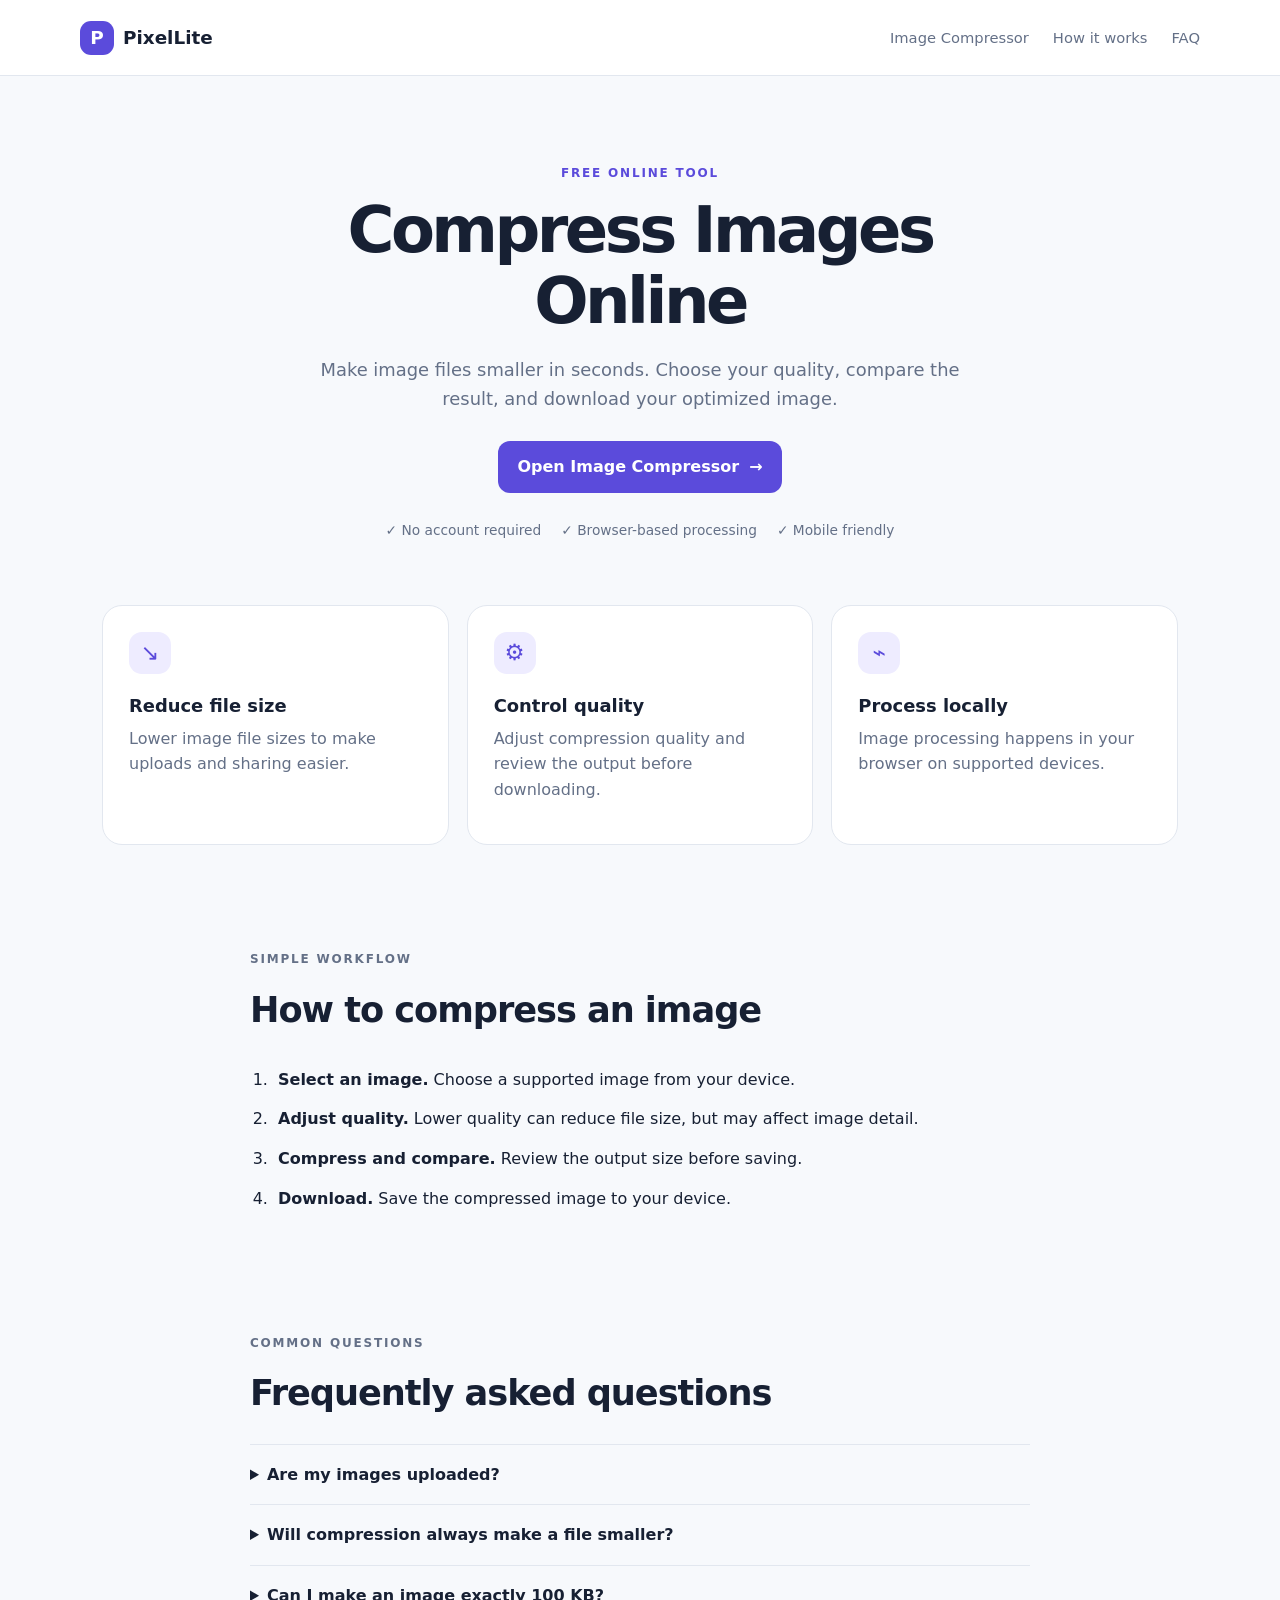
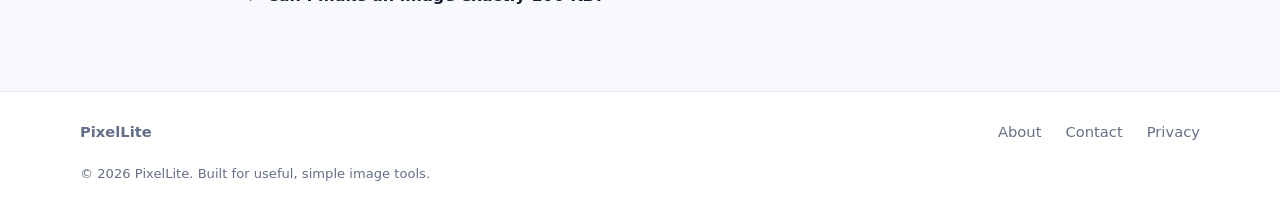
<file: index.html>
<!doctype html>
<html lang="en">
<head>
  <meta charset="utf-8">
  <meta name="viewport" content="width=device-width, initial-scale=1">
  <title>Free Image Compressor Online | Reduce Image Size</title>
  <meta name="description" content="Compress images online in your browser. Adjust image quality, compare file sizes, and download a smaller image without uploading it to a server.">
  <meta name="robots" content="index,follow">
  <link rel="canonical" href="https://YOUR-DOMAIN.example/">
  <link rel="stylesheet" href="/styles.css">
  <link rel="icon" href="data:,">
</head>
<body>
  <header class="site-header">
    <a class="brand" href="/" aria-label="PixelLite home"><span class="brand-mark">P</span> PixelLite</a>
    <nav aria-label="Main navigation"><a href="/image-compressor/">Image Compressor</a><a href="#how-it-works">How it works</a><a href="#faq">FAQ</a></nav>
  </header>
  <main>
    <section class="hero">
      <p class="eyebrow">FREE ONLINE TOOL</p>
      <h1>Compress Images Online</h1>
      <p class="hero-copy">Make image files smaller in seconds. Choose your quality, compare the result, and download your optimized image.</p>
      <a class="button primary" href="/image-compressor/">Open Image Compressor <span aria-hidden="true">→</span></a>
      <div class="trust-row"><span>✓ No account required</span><span>✓ Browser-based processing</span><span>✓ Mobile friendly</span></div>
    </section>
    <section class="feature-grid" aria-label="Benefits">
      <article class="feature"><div class="feature-icon">↘</div><h2>Reduce file size</h2><p>Lower image file sizes to make uploads and sharing easier.</p></article>
      <article class="feature"><div class="feature-icon">⚙</div><h2>Control quality</h2><p>Adjust compression quality and review the output before downloading.</p></article>
      <article class="feature"><div class="feature-icon">⌁</div><h2>Process locally</h2><p>Image processing happens in your browser on supported devices.</p></article>
    </section>
    <section class="content-section" id="how-it-works">
      <p class="eyebrow">SIMPLE WORKFLOW</p><h2>How to compress an image</h2>
      <ol class="steps"><li><strong>Select an image.</strong> Choose a supported image from your device.</li><li><strong>Adjust quality.</strong> Lower quality can reduce file size, but may affect image detail.</li><li><strong>Compress and compare.</strong> Review the output size before saving.</li><li><strong>Download.</strong> Save the compressed image to your device.</li></ol>
    </section>
    <section class="content-section faq" id="faq"><p class="eyebrow">COMMON QUESTIONS</p><h2>Frequently asked questions</h2>
      <details><summary>Are my images uploaded?</summary><p>This version processes images locally in your browser. The image file is not sent to this site's server by the compression code. Other browser extensions or third-party scripts may behave independently; this starter site does not include analytics or advertising scripts.</p></details>
      <details><summary>Will compression always make a file smaller?</summary><p>No. The result depends on the original image, output format, dimensions, and quality setting. Check the result size before downloading.</p></details>
      <details><summary>Can I make an image exactly 100 KB?</summary><p>This version provides a quality control, not a guaranteed target-size mode. Exact file sizes require an iterative process and may not be possible for every image and format.</p></details>
    </section>
  </main>
  <footer class="site-footer"><a class="brand" href="/">PixelLite</a><div><a href="/about.html">About</a><a href="/contact.html">Contact</a><a href="/privacy.html">Privacy</a></div><p>© <span id="year"></span> PixelLite. Built for useful, simple image tools.</p></footer>
  <script>document.getElementById('year').textContent = new Date().getFullYear();</script>
</body>
</html>
</file>
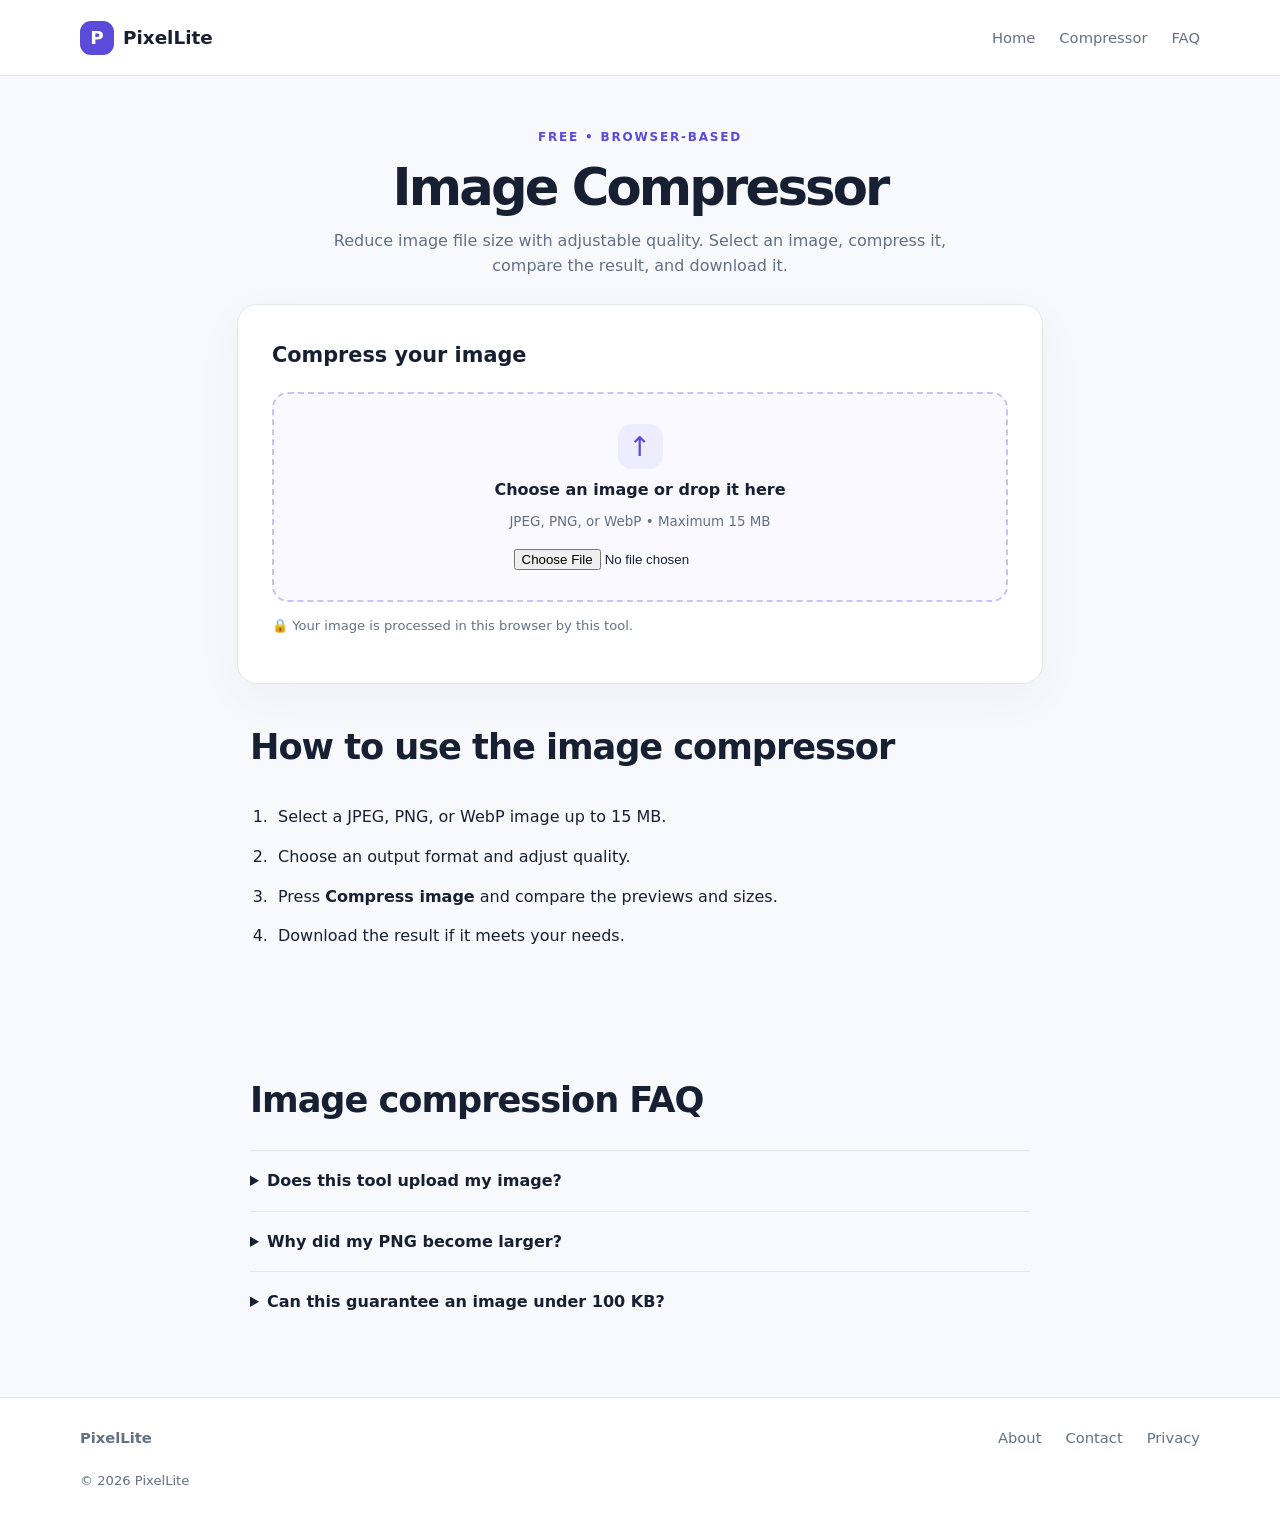
<file: image-compressor/index.html>
<!doctype html>
<html lang="en">
<head>
  <meta charset="utf-8">
  <meta name="viewport" content="width=device-width, initial-scale=1">
  <title>Image Compressor Online — Reduce Image File Size</title>
  <meta name="description" content="Compress JPG, PNG, and WebP images in your browser. Adjust quality, compare original and compressed sizes, and download the result.">
  <meta name="robots" content="index,follow">
  <link rel="canonical" href="https://YOUR-DOMAIN.example/image-compressor/">
  <link rel="stylesheet" href="/styles.css">
  <link rel="icon" href="data:,">
</head>
<body>
  <header class="site-header">
    <a class="brand" href="/" aria-label="PixelLite home"><span class="brand-mark">P</span> PixelLite</a>
    <nav aria-label="Main navigation"><a href="/">Home</a><a href="#compressor">Compressor</a><a href="#faq">FAQ</a></nav>
  </header>
  <main class="tool-main">
    <section class="tool-intro"><p class="eyebrow">FREE • BROWSER-BASED</p><h1>Image Compressor</h1><p>Reduce image file size with adjustable quality. Select an image, compress it, compare the result, and download it.</p></section>
    <section class="tool-card" id="compressor" aria-labelledby="tool-heading">
      <h2 id="tool-heading">Compress your image</h2>
      <label class="drop-zone" id="drop-zone" for="file-input">
        <span class="upload-icon" aria-hidden="true">↑</span><strong>Choose an image or drop it here</strong><span>JPEG, PNG, or WebP • Maximum 15 MB</span>
        <input id="file-input" type="file" accept="image/jpeg,image/png,image/webp">
      </label>
      <p class="privacy-note"><span aria-hidden="true">🔒</span> Your image is processed in this browser by this tool.</p>
      <div id="editor" hidden>
        <div class="selected-file"><div><strong id="file-name">image.jpg</strong><span id="original-meta">Original image</span></div><button id="reset-button" class="button secondary" type="button">Choose another</button></div>
        <div class="settings">
          <div class="setting-head"><label for="quality">Output quality</label><output id="quality-value" for="quality">75%</output></div>
          <input id="quality" type="range" min="10" max="100" value="75" step="5">
          <div class="range-labels"><span>Smaller file</span><span>Higher quality</span></div>
          <label for="format">Output format</label>
          <select id="format"><option value="image/jpeg">JPEG</option><option value="image/webp">WebP</option><option value="image/png">PNG (quality setting not applicable)</option></select>
          <button id="compress-button" class="button primary full" type="button">Compress image</button>
        </div>
        <p id="status" class="status" role="status" aria-live="polite"></p>
        <div id="result" hidden>
          <div class="result-grid">
            <article class="preview-card"><h3>Original</h3><img id="original-preview" alt="Original image preview"><p id="original-size" class="file-size"></p></article>
            <article class="preview-card"><h3>Compressed</h3><img id="compressed-preview" alt="Compressed image preview"><p id="compressed-size" class="file-size"></p></article>
          </div>
          <div class="saving-line"><span>File size change</span><strong id="saving-value">—</strong></div>
          <a id="download-button" class="button primary full" download="compressed-image.jpg">Download compressed image</a>
          <p class="small-note">Compression results vary by image and format. Always check visual quality and output size before using the file.</p>
        </div>
      </div>
    </section>
    <section class="content-section"><h2>How to use the image compressor</h2><ol class="steps"><li>Select a JPEG, PNG, or WebP image up to 15 MB.</li><li>Choose an output format and adjust quality.</li><li>Press <strong>Compress image</strong> and compare the previews and sizes.</li><li>Download the result if it meets your needs.</li></ol></section>
    <section class="content-section faq" id="faq"><h2>Image compression FAQ</h2>
      <details><summary>Does this tool upload my image?</summary><p>The compression logic runs in your browser and does not upload the selected image to this website. This statement should be reviewed if you add third-party scripts or server-side features later.</p></details>
      <details><summary>Why did my PNG become larger?</summary><p>Some images do not compress well when converted. Try WebP or JPEG if transparency is not required. JPEG does not preserve transparency.</p></details>
      <details><summary>Can this guarantee an image under 100 KB?</summary><p>No. The current version adjusts quality but does not guarantee an exact target size. A target-size feature can be added as a later improvement.</p></details>
    </section>
  </main>
  <footer class="site-footer"><a class="brand" href="/">PixelLite</a><div><a href="/about.html">About</a><a href="/contact.html">Contact</a><a href="/privacy.html">Privacy</a></div><p>© <span id="year"></span> PixelLite</p></footer>
  <script src="/app.js" defer></script>
  <script>document.getElementById('year').textContent = new Date().getFullYear();</script>
</body>
</html>
</file>
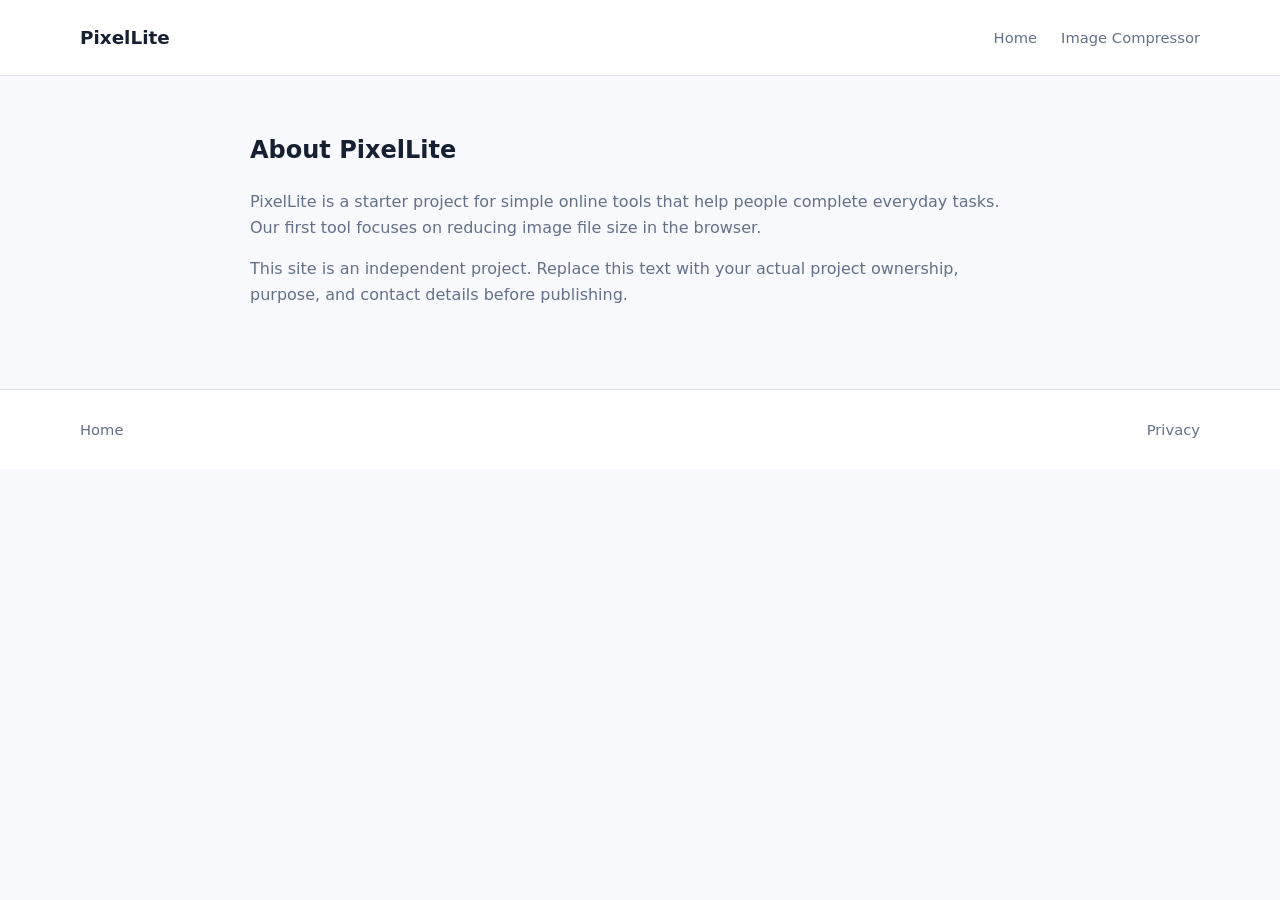
<file: about.html>
<!doctype html><html lang="en"><head><meta charset="utf-8"><meta name="viewport" content="width=device-width,initial-scale=1"><title>About PixelLite</title><meta name="description" content="Learn about PixelLite's goal of making simple browser-based image tools."><link rel="stylesheet" href="/styles.css"></head><body><header class="site-header"><a class="brand" href="/">PixelLite</a><nav><a href="/">Home</a><a href="/image-compressor/">Image Compressor</a></nav></header><main><section class="content-section"><h1>About PixelLite</h1><p>PixelLite is a starter project for simple online tools that help people complete everyday tasks. Our first tool focuses on reducing image file size in the browser.</p><p>This site is an independent project. Replace this text with your actual project ownership, purpose, and contact details before publishing.</p></section></main><footer class="site-footer"><a href="/">Home</a><a href="/privacy.html">Privacy</a></footer></body></html>
</file>
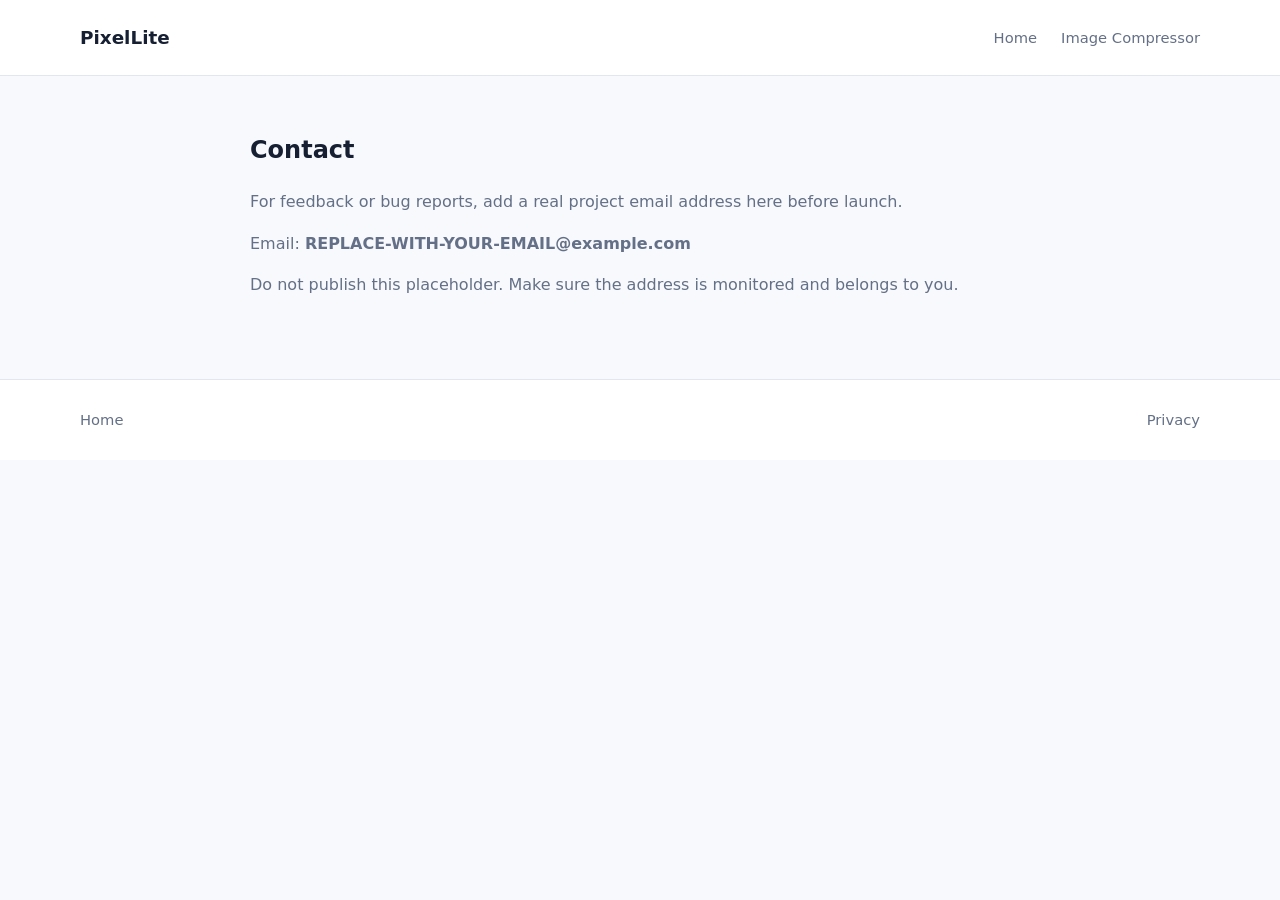
<file: contact.html>
<!doctype html><html lang="en"><head><meta charset="utf-8"><meta name="viewport" content="width=device-width,initial-scale=1"><title>Contact PixelLite</title><meta name="description" content="Contact the PixelLite project team."><link rel="stylesheet" href="/styles.css"></head><body><header class="site-header"><a class="brand" href="/">PixelLite</a><nav><a href="/">Home</a><a href="/image-compressor/">Image Compressor</a></nav></header><main><section class="content-section"><h1>Contact</h1><p>For feedback or bug reports, add a real project email address here before launch.</p><p>Email: <strong>REPLACE-WITH-YOUR-EMAIL@example.com</strong></p><p>Do not publish this placeholder. Make sure the address is monitored and belongs to you.</p></section></main><footer class="site-footer"><a href="/">Home</a><a href="/privacy.html">Privacy</a></footer></body></html>
</file>
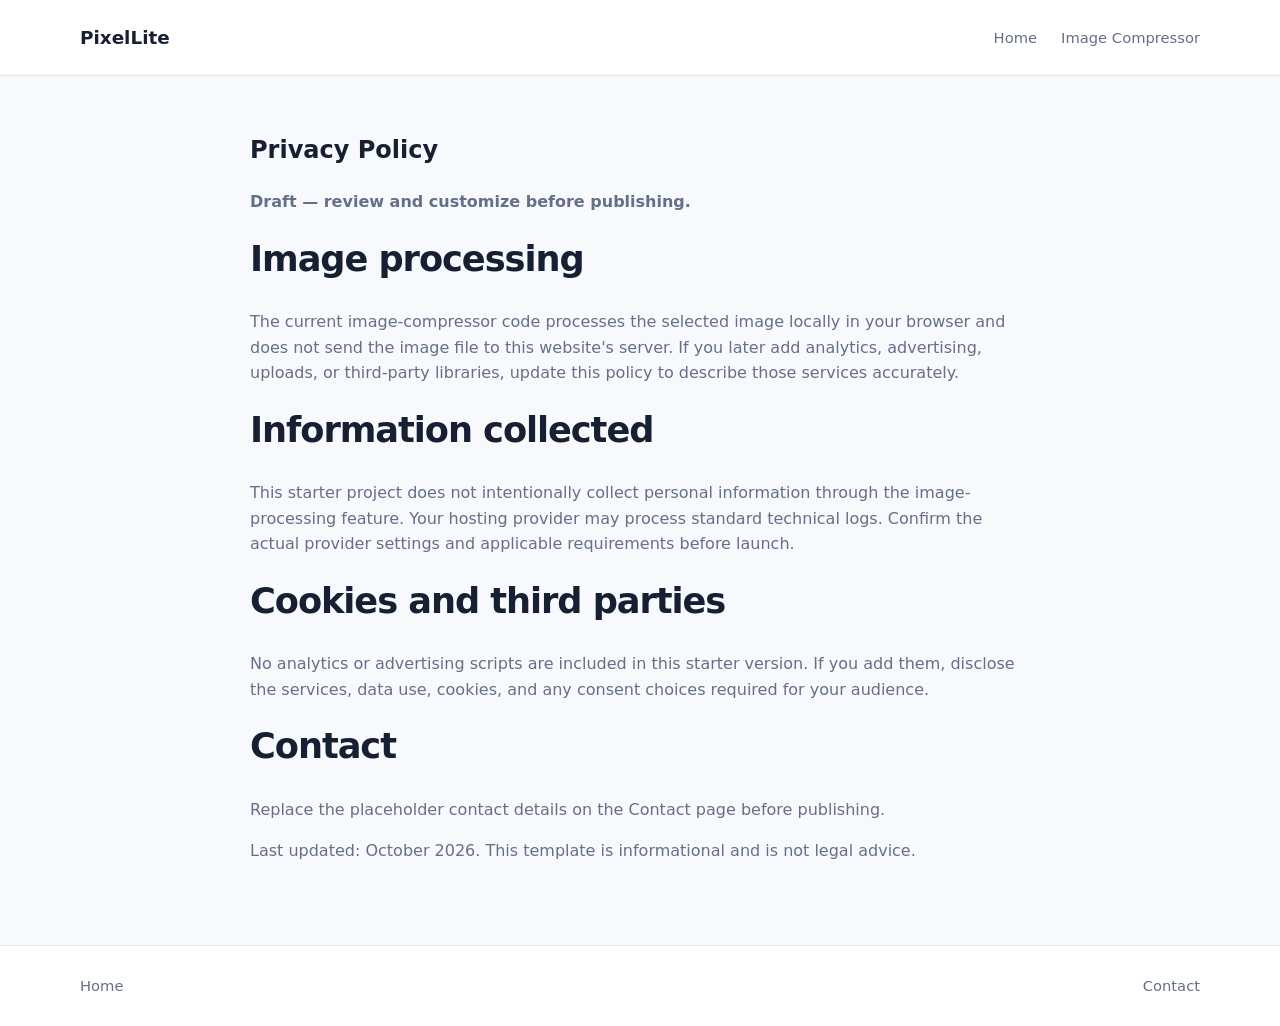
<file: privacy.html>
<!doctype html><html lang="en"><head><meta charset="utf-8"><meta name="viewport" content="width=device-width,initial-scale=1"><title>Privacy Policy | PixelLite</title><meta name="description" content="Read how the PixelLite image compressor handles files and website data."><link rel="stylesheet" href="/styles.css"></head><body><header class="site-header"><a class="brand" href="/">PixelLite</a><nav><a href="/">Home</a><a href="/image-compressor/">Image Compressor</a></nav></header><main><section class="content-section"><h1>Privacy Policy</h1><p><strong>Draft — review and customize before publishing.</strong></p><h2>Image processing</h2><p>The current image-compressor code processes the selected image locally in your browser and does not send the image file to this website's server. If you later add analytics, advertising, uploads, or third-party libraries, update this policy to describe those services accurately.</p><h2>Information collected</h2><p>This starter project does not intentionally collect personal information through the image-processing feature. Your hosting provider may process standard technical logs. Confirm the actual provider settings and applicable requirements before launch.</p><h2>Cookies and third parties</h2><p>No analytics or advertising scripts are included in this starter version. If you add them, disclose the services, data use, cookies, and any consent choices required for your audience.</p><h2>Contact</h2><p>Replace the placeholder contact details on the Contact page before publishing.</p><p>Last updated: October 2026. This template is informational and is not legal advice.</p></section></main><footer class="site-footer"><a href="/">Home</a><a href="/contact.html">Contact</a></footer></body></html>
</file>
<file: styles.css>
:root{--ink:#172033;--muted:#647087;--line:#e2e7ef;--bg:#f7f9fc;--brand:#5b4bdb;--brand-dark:#4435bd;--soft:#eeecff;--white:#fff;--radius:20px}*{box-sizing:border-box}html{scroll-behavior:smooth}body{margin:0;font-family:Inter,ui-sans-serif,system-ui,-apple-system,BlinkMacSystemFont,"Segoe UI",sans-serif;color:var(--ink);background:var(--bg);line-height:1.6}a{color:inherit}.site-header{height:auto;min-height:76px;padding:16px max(22px,calc((100% - 1120px)/2));display:flex;align-items:center;justify-content:space-between;gap:24px;background:#fff;border-bottom:1px solid var(--line)}.brand{text-decoration:none;font-weight:800;font-size:1.15rem;display:inline-flex;align-items:center;gap:9px}.brand-mark{width:34px;height:34px;border-radius:11px;background:var(--brand);color:white;display:inline-grid;place-items:center}.site-header nav,.site-footer div{display:flex;gap:24px;flex-wrap:wrap}.site-header nav a,.site-footer a{font-size:.92rem;text-decoration:none;color:var(--muted)}.site-header nav a:hover,.site-footer a:hover{color:var(--brand)}main{max-width:1120px;margin:auto;padding:0 22px}.hero{text-align:center;padding:88px 0 64px;max-width:800px;margin:auto}.eyebrow{font-size:.75rem;font-weight:800;letter-spacing:.15em;color:var(--brand);margin:0 0 12px}.hero h1,.tool-intro h1{font-size:clamp(2.3rem,6vw,4rem);letter-spacing:-.055em;line-height:1.1;margin:0 0 20px}.hero-copy{font-size:1.12rem;color:var(--muted);max-width:650px;margin:0 auto 28px}.button{display:inline-flex;align-items:center;justify-content:center;gap:10px;border:0;border-radius:12px;padding:13px 19px;font-weight:750;text-decoration:none;cursor:pointer;font:inherit;font-weight:750;transition:transform .15s,background .15s}.button:hover{transform:translateY(-1px)}.primary{background:var(--brand);color:#fff}.primary:hover{background:var(--brand-dark)}.secondary{background:#f0f2f7;color:var(--ink);padding:9px 12px;font-size:.88rem}.full{width:100%;margin-top:18px}.trust-row{display:flex;justify-content:center;gap:20px;flex-wrap:wrap;color:var(--muted);font-size:.86rem;margin-top:26px}.feature-grid{display:grid;grid-template-columns:repeat(3,1fr);gap:18px;margin-bottom:70px}.feature,.tool-card{background:#fff;border:1px solid var(--line);border-radius:var(--radius);padding:26px}.feature-icon{display:grid;place-items:center;width:42px;height:42px;background:var(--soft);color:var(--brand);border-radius:13px;font-size:1.4rem}.feature h2{font-size:1.12rem;margin:18px 0 5px}.feature p,.content-section p{color:var(--muted);margin-top:0}.content-section{max-width:780px;margin:0 auto;padding:35px 0 65px}.content-section h2{font-size:clamp(1.6rem,4vw,2.2rem);letter-spacing:-.03em;margin:0 0 22px}.steps{padding-left:23px}.steps li{padding:7px 0 7px 5px}.faq details{border-top:1px solid var(--line);padding:17px 0}.faq summary{font-weight:700;cursor:pointer}.faq details p{margin:12px 0 0}.site-footer{background:#fff;border-top:1px solid var(--line);padding:28px max(22px,calc((100% - 1120px)/2));display:flex;align-items:center;justify-content:space-between;gap:20px;flex-wrap:wrap}.site-footer p{width:100%;font-size:.82rem;color:var(--muted);margin:0}.tool-main{max-width:850px}.tool-intro{text-align:center;padding:52px 0 25px}.tool-intro h1{font-size:clamp(2.1rem,5vw,3.2rem);margin-bottom:12px}.tool-intro>p:last-child{max-width:650px;color:var(--muted);margin:0 auto}.tool-card{padding:clamp(18px,4vw,34px);box-shadow:0 14px 50px #1720330a}.tool-card h2{margin:0 0 20px;font-size:1.3rem}.drop-zone{border:2px dashed #c8c5f5;border-radius:16px;min-height:210px;display:flex;flex-direction:column;align-items:center;justify-content:center;text-align:center;padding:22px;gap:8px;background:#faf9ff;cursor:pointer}.drop-zone.dragging{background:var(--soft);border-color:var(--brand)}.drop-zone input{max-width:100%;margin-top:8px}.drop-zone span:last-of-type{font-size:.84rem;color:var(--muted)}.upload-icon{display:grid;place-items:center;width:45px;height:45px;background:var(--soft);border-radius:14px;color:var(--brand);font-size:1.7rem}.privacy-note,.small-note{font-size:.82rem;color:var(--muted)}.selected-file{display:flex;justify-content:space-between;align-items:center;gap:12px;margin:24px 0 18px}.selected-file strong,.selected-file span{display:block;overflow-wrap:anywhere}.selected-file span{font-size:.84rem;color:var(--muted)}.settings{background:#f8f9fc;border:1px solid var(--line);border-radius:14px;padding:18px}.settings label{font-weight:700;display:block;margin:12px 0 7px}.setting-head{display:flex;justify-content:space-between;align-items:center}.setting-head label{margin-top:0}.setting-head output{font-weight:800;color:var(--brand)}input[type=range]{width:100%;accent-color:var(--brand)}.range-labels{display:flex;justify-content:space-between;color:var(--muted);font-size:.78rem}.settings select{width:100%;padding:12px;border:1px solid var(--line);border-radius:10px;background:#fff;font:inherit}.status{color:var(--muted);font-size:.9rem;min-height:1.5em}.result-grid{display:grid;grid-template-columns:repeat(2,minmax(0,1fr));gap:14px}.preview-card{min-width:0;border:1px solid var(--line);border-radius:14px;padding:14px}.preview-card h3{margin:0 0 10px;font-size:1rem}.preview-card img{display:block;width:100%;height:190px;object-fit:contain;background:#f2f4f8;border-radius:9px}.file-size{font-weight:750;margin:10px 0 0;overflow-wrap:anywhere}.saving-line{display:flex;justify-content:space-between;gap:15px;background:var(--soft);padding:14px;border-radius:12px;margin-top:15px}.saving-line strong{color:var(--brand)}[hidden]{display:none!important}:focus-visible{outline:3px solid #938af4;outline-offset:3px}@media(max-width:680px){.site-header{align-items:flex-start;flex-direction:column;gap:12px}.site-header nav{gap:16px}.hero{padding:58px 0 45px}.feature-grid{grid-template-columns:1fr;margin-bottom:35px}.feature{padding:20px}.site-footer{align-items:flex-start;flex-direction:column}.tool-intro{padding-top:38px}.result-grid{grid-template-columns:1fr}.preview-card img{height:220px}.selected-file{align-items:flex-start;flex-direction:column}.trust-row{gap:10px;flex-direction:column}.tool-card{padding:18px}}
</file>
